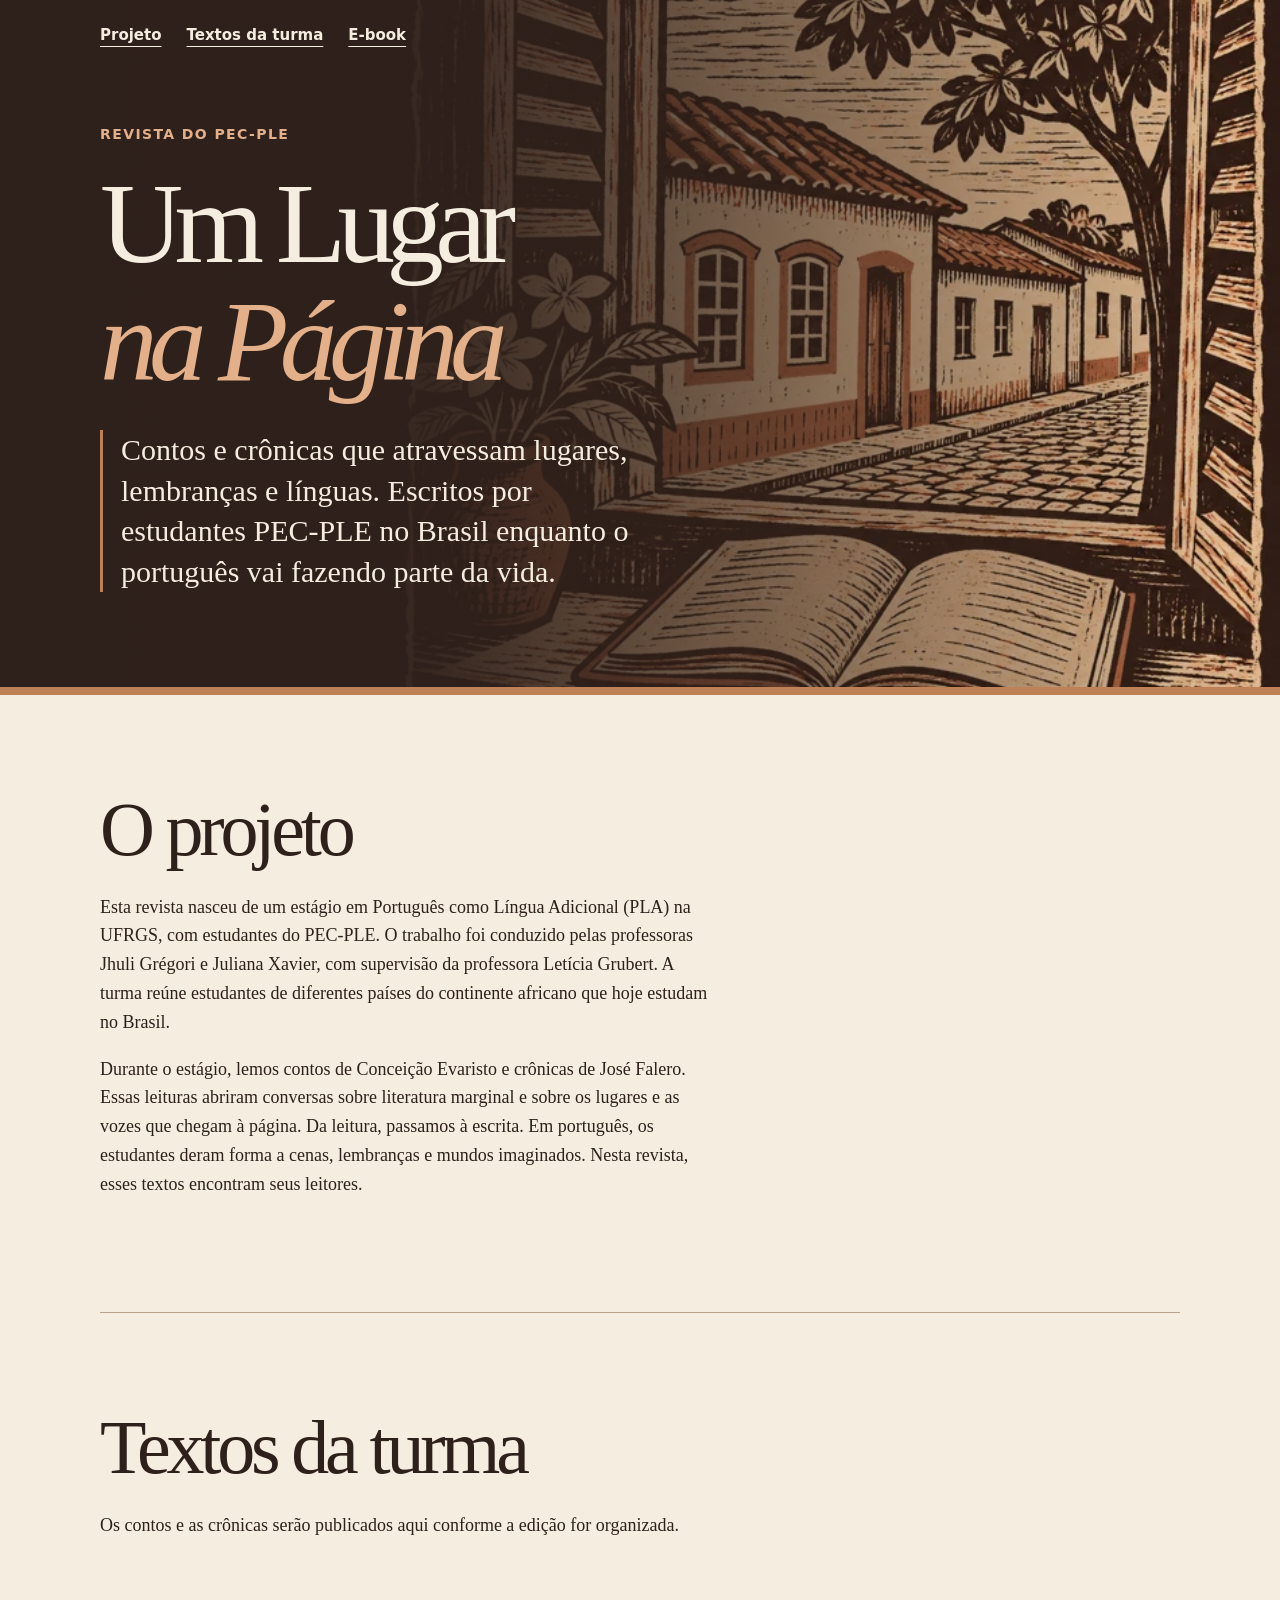
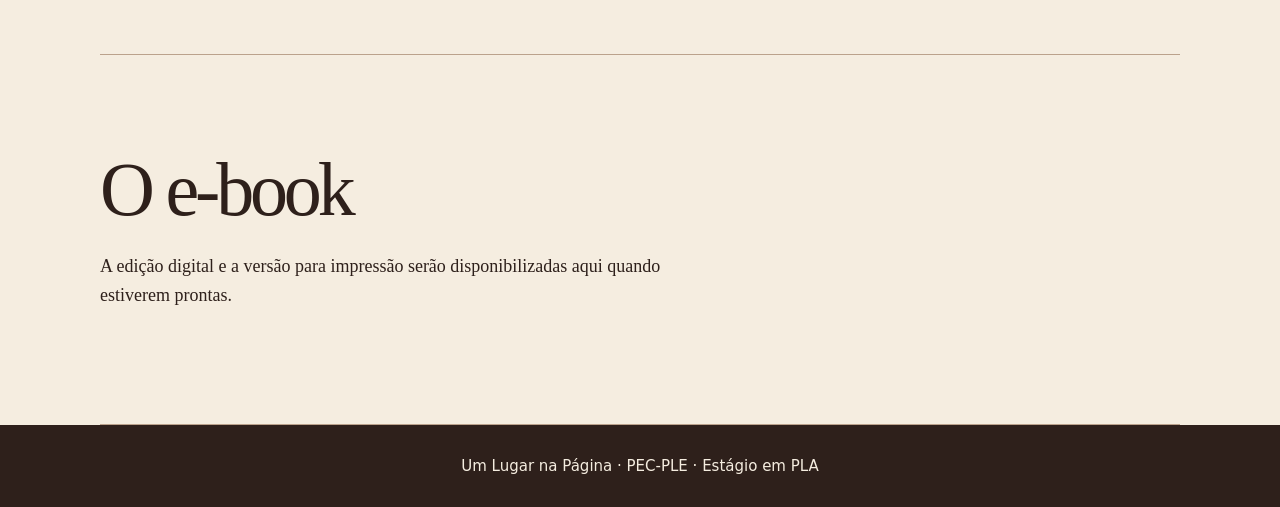
<file: index.html>
<!doctype html>
<html lang="pt-BR">
<head>
  <meta charset="utf-8">
  <meta name="viewport" content="width=device-width, initial-scale=1">
  <meta name="description" content="Contos e crônicas que atravessam lugares, lembranças e línguas. Escritos por estudantes PEC-PLE no Brasil enquanto o português vai fazendo parte da vida.">
  <title>Um Lugar na Página | Revista do PEC-PLE</title>
  <link rel="stylesheet" href="revista.css">
</head>
<body>
  <header class="literary-cover">
    <nav aria-label="Navegação principal">
      <a href="#projeto">Projeto</a>
      <a href="#cronicas">Textos da turma</a>
      <a href="#ebook">E-book</a>
    </nav>
    <div class="cover">
      <div>
        <p class="eyebrow">Revista do PEC-PLE</p>
        <h1>Um Lugar<br><em>na Página</em></h1>
        <p class="lead">Contos e crônicas que atravessam lugares, lembranças e línguas. Escritos por estudantes PEC-PLE no Brasil enquanto o português vai fazendo parte da vida.</p>
      </div>

    </div>
  </header>
  <main>
    <section id="projeto">
      <h2>O projeto</h2>
      <p>Esta revista nasceu de um estágio em Português como Língua Adicional (PLA) na UFRGS, com estudantes do PEC-PLE. O trabalho foi conduzido pelas professoras Jhuli Grégori e Juliana Xavier, com supervisão da professora Letícia Grubert. A turma reúne estudantes de diferentes países do continente africano que hoje estudam no Brasil.</p>
      <p>Durante o estágio, lemos contos de Conceição Evaristo e crônicas de José Falero. Essas leituras abriram conversas sobre literatura marginal e sobre os lugares e as vozes que chegam à página. Da leitura, passamos à escrita. Em português, os estudantes deram forma a cenas, lembranças e mundos imaginados. Nesta revista, esses textos encontram seus leitores.</p>
    </section>
    <section id="cronicas">
      <h2>Textos da turma</h2>
      <p>Os contos e as crônicas serão publicados aqui conforme a edição for organizada.</p>
      <div id="lista-cronicas"></div>
    </section>
    <section id="ebook">
      <h2>O e-book</h2>
      <p>A edição digital e a versão para impressão serão disponibilizadas aqui quando estiverem prontas.</p>
    </section>
  </main>
  <footer>Um Lugar na Página · PEC-PLE · Estágio em PLA</footer>
</body>
</html>
</file>
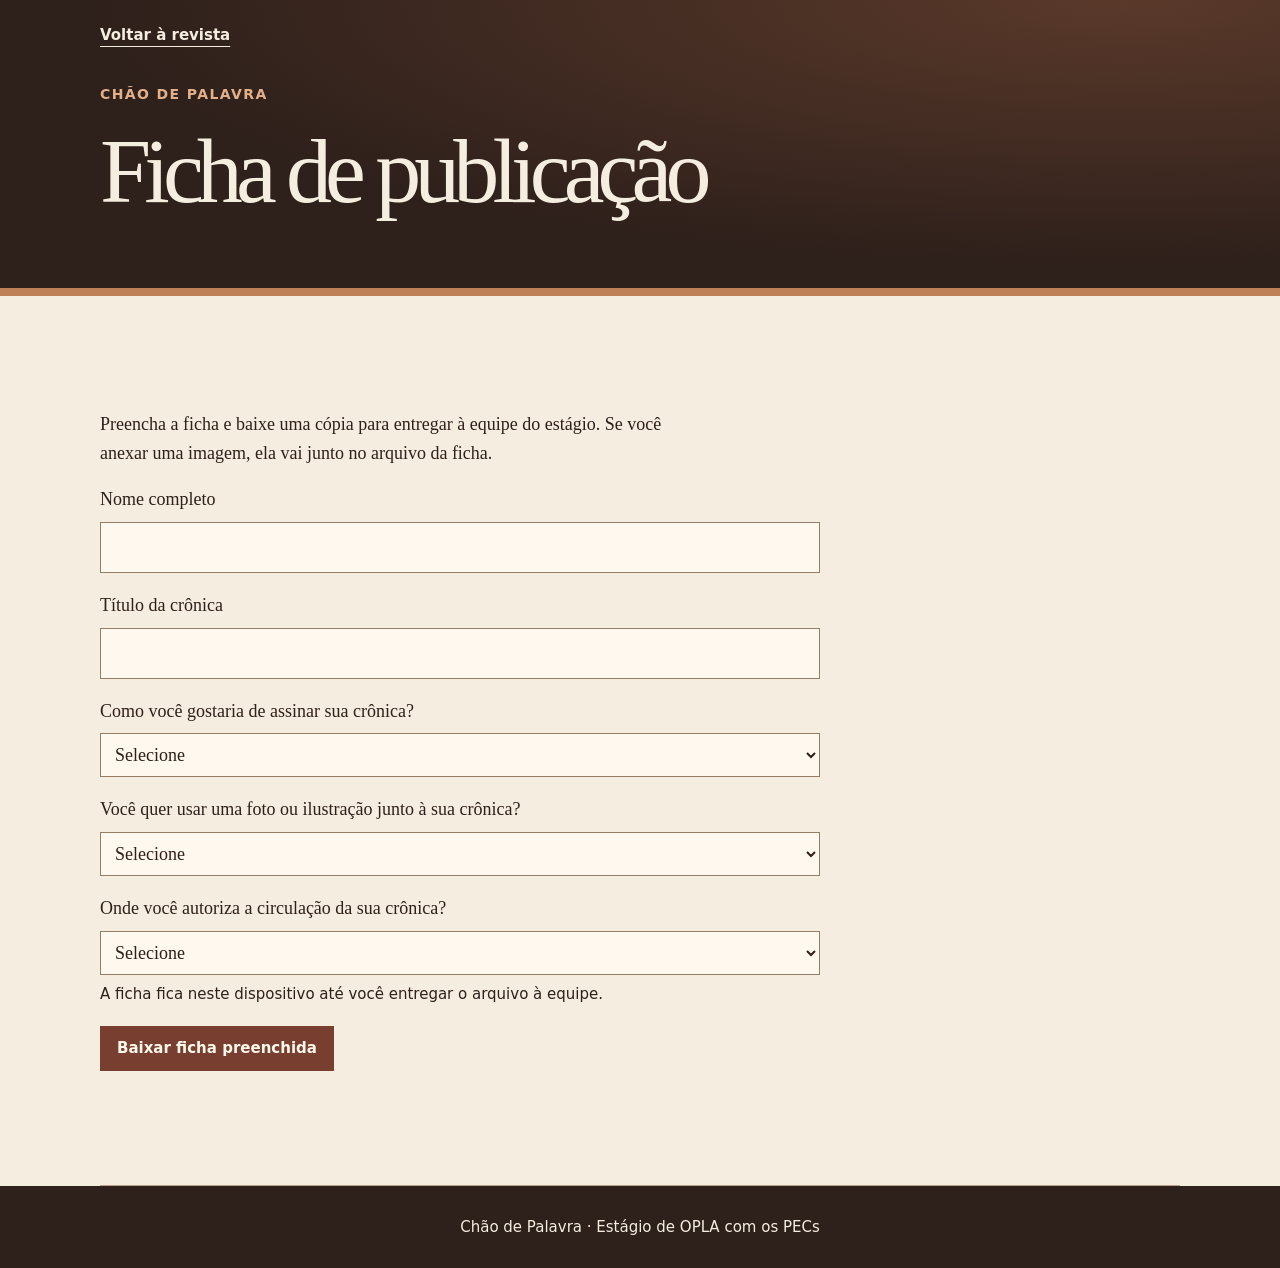
<file: ficha.html>
<!doctype html>
<html lang="pt-BR"><head><meta charset="utf-8"><meta name="viewport" content="width=device-width, initial-scale=1"><meta name="description" content="Revista de crônicas do estágio de OPLA com os PECs."><title>Ficha de publicação | Chão de Palavra</title><link rel="stylesheet" href="revista.css"></head><body><header class="form-header"><nav><a href="index.html#participar">Voltar à revista</a></nav><div class="cover"><p class="eyebrow">Chão de Palavra</p><h1>Ficha de publicação</h1></div></header><main><section><p>Preencha a ficha e baixe uma cópia para entregar à equipe do estágio. Se você anexar uma imagem, ela vai junto no arquivo da ficha.</p><form id="ficha">
<label for="nome">Nome completo</label><input id="nome" name="nome" autocomplete="name" maxlength="150" required>
<label for="titulo">Título da crônica</label><input id="titulo" name="titulo" maxlength="180" required>
<label for="assinatura">Como você gostaria de assinar sua crônica?</label><select id="assinatura" name="assinatura" required><option value="">Selecione</option><option value="nome">Com meu nome</option><option value="pseudonimo">Com um pseudônimo (apelido ou nome escolhido para assinar o texto)</option></select>
<div id="campo-pseudonimo" hidden><label for="pseudonimo">Pseudônimo (apelido ou nome escolhido para assinar o texto)</label><input id="pseudonimo" name="pseudonimo" maxlength="150" disabled></div>
<label for="imagem">Você quer usar uma foto ou ilustração junto à sua crônica?</label><select id="imagem" name="imagem" required><option value="">Selecione</option><option value="foto">Sim, uma foto</option><option value="ilustracao">Sim, uma ilustração</option><option value="nenhuma">Prefiro publicar sem imagem</option></select>
<div id="campo-arquivo" hidden><label for="arquivo">Anexe sua foto ou ilustração</label><input id="arquivo" name="arquivo" type="file" accept="image/jpeg,image/png,image/webp" aria-describedby="formatos" disabled><small id="formatos">JPG, PNG ou WebP, até 10 MB.</small></div>
<label for="circulacao">Onde você autoriza a circulação da sua crônica?</label><select id="circulacao" name="circulacao" required><option value="">Selecione</option><option>Somente entre a turma e a equipe do estágio</option><option>Na comunidade escolar</option><option>Na internet para quem tiver o link da revista</option><option>Prefiro não autorizar a publicação</option></select>
<small>A ficha fica neste dispositivo até você entregar o arquivo à equipe.</small><button class="btn" type="submit">Baixar ficha preenchida</button><p id="status" role="status"></p></form></section></main><script src="ficha.js" defer></script><footer>Chão de Palavra · Estágio de OPLA com os PECs</footer></body></html>
</file>
<file: revista.css>
#lista-cronicas{display:block;max-width:760px;margin:0 auto}
.chapter{padding:64px 0 80px;border-bottom:1px solid #4f352a44}
.chapter:first-child{padding-top:28px}
.chapter:last-child{border-bottom:0;padding-bottom:0}
.chapter-title{font:700 clamp(30px,5vw,48px)/1.18 Georgia,serif;letter-spacing:-.025em;margin:0 0 16px;text-transform:none;overflow-wrap:break-word}
.chapter-byline{font:700 13px/1.5 Arial,sans-serif;letter-spacing:.08em;color:#783f30;margin:0 0 38px}
.chapter-prose p{font:20px/1.85 Georgia,serif;margin:0 0 1.3em;white-space:pre-line;overflow-wrap:break-word}
.chapter-author{margin-top:44px;padding:24px 0 0 24px;border-left:3px solid var(--cyan)}
.chapter-author h4{font:700 17px/1.4 Arial,sans-serif;margin:0 0 10px}
.chapter-author p{font:17px/1.65 Georgia,serif;margin:0;color:#4f352a}
@media(max-width:600px){.chapter{padding:44px 0 56px}.chapter-prose p{font-size:18px;line-height:1.8}.chapter-author{padding-left:18px}.chapter-title{letter-spacing:0}}
@media print{header,nav,#projeto,#participar,#ebook,footer{display:none}.chapter{break-before:page;border:0}.chapter-author{break-inside:avoid}body{background:white;color:black}}
.chapter-author{display:flex;align-items:flex-start;gap:24px}.author-image{width:144px;height:144px;object-fit:cover;flex:0 0 144px;border-radius:50%;border:2px solid var(--ink);background:#fff}.author-image-jhuli{object-fit:cover;object-position:50% 42%}.author-description{min-width:0}
@media(max-width:600px){.chapter-author{gap:16px}.author-image{width:96px;height:96px;flex-basis:96px}.chapter-author p{font-size:16px}}@media(max-width:380px){.chapter-author{display:block}.author-image{margin-bottom:16px}}

:root{--ink:#2e201b;--paper:#f5ede0;--cyan:#bd8057;--red:#985439;--line:#bba28c}
*{box-sizing:border-box}html{scroll-behavior:smooth}body{margin:0;background:var(--paper);color:var(--ink);font:18px/1.6 Georgia,serif}a{color:inherit}a:focus-visible,button:focus-visible,input:focus-visible,select:focus-visible{outline:3px solid #b36d42;outline-offset:4px}
header{background:radial-gradient(ellipse at 88% 0%,#5a392a,transparent 65%),#2e201b;color:var(--paper);padding:25px max(24px,calc((100vw - 1080px)/2));min-height:72vh;display:flex;flex-direction:column;justify-content:space-between;border-bottom:8px solid var(--cyan)}
nav{display:flex;gap:12px 25px;flex-wrap:wrap;font:600 15px/1.4 system-ui}nav a{text-underline-offset:6px}.cover{padding:64px 0 40px}.eyebrow,.stamp{font:700 14px/1.5 system-ui;letter-spacing:.1em;text-transform:uppercase}.eyebrow{color:#e4b08a}.stamp{color:#80452f}
h1,h2,h3{font-weight:400;line-height:1.02}h1{font-size:clamp(56px,11vw,136px);letter-spacing:-.075em;margin:20px 0}h1 em{color:#e4b08a;font-weight:400}h2{font-size:clamp(38px,7vw,76px);letter-spacing:-.055em;margin:0 0 24px}h3{font-size:29px;margin:0}.lead{max-width:590px;font-size:clamp(21px,3vw,30px);line-height:1.35;border-left:3px solid var(--cyan);padding-left:18px}
main{max-width:1128px;margin:auto;padding:0 24px}section{padding:clamp(48px,8vw,96px) 0;border-bottom:1px solid var(--line)}p{max-width:68ch}.grid{display:grid;grid-template-columns:repeat(auto-fit,minmax(min(260px,100%),1fr));gap:20px}.tile{padding:24px;border:1px solid var(--line);background:#fff8ef}.btn{display:inline-block;border:0;background:#783f30;color:#fff9ec;padding:12px 17px;text-decoration:none;cursor:pointer;font:600 15px/1.4 system-ui}.btn:hover{background:#51291f}footer{background:var(--ink);color:var(--paper);padding:32px 24px;text-align:center;font:15px system-ui}
form{max-width:720px}label{display:block;margin:18px 0 8px}input,select{display:block;width:100%;padding:10px;font:inherit;color:inherit;background:#fff8ef;border:1px solid #967b65;border-radius:0}input[type=file]{white-space:normal}small{display:block;font:15px/1.5 system-ui;margin:8px 0 20px} [hidden]{display:none!important} .form-header{min-height:auto}.form-header h1{font-size:clamp(42px,8vw,92px)}.form-header .cover{padding:24px 0}
@media(max-width:600px){.cover{padding-top:48px}}@media(prefers-reduced-motion:reduce){html{scroll-behavior:auto}}


.literary-cover{
  min-height:72svh;
  background:
    linear-gradient(90deg,#2e201b 0%,#2e201bf2 34%,#2e201b9c 61%,#2e201b12 100%),
    url("xilogravura.webp") center 52% / cover no-repeat,
    #2e201b;
}
.literary-cover h1{font-size:clamp(48px,9vw,122px)}
.literary-cover .lead{max-width:36ch}
@media(max-width:600px){
  .literary-cover{
    background:
      linear-gradient(90deg,#2e201bf5,#2e201b91),
      url("xilogravura.webp") 60% center / cover no-repeat,
      #2e201b;
  }
}
</file>
